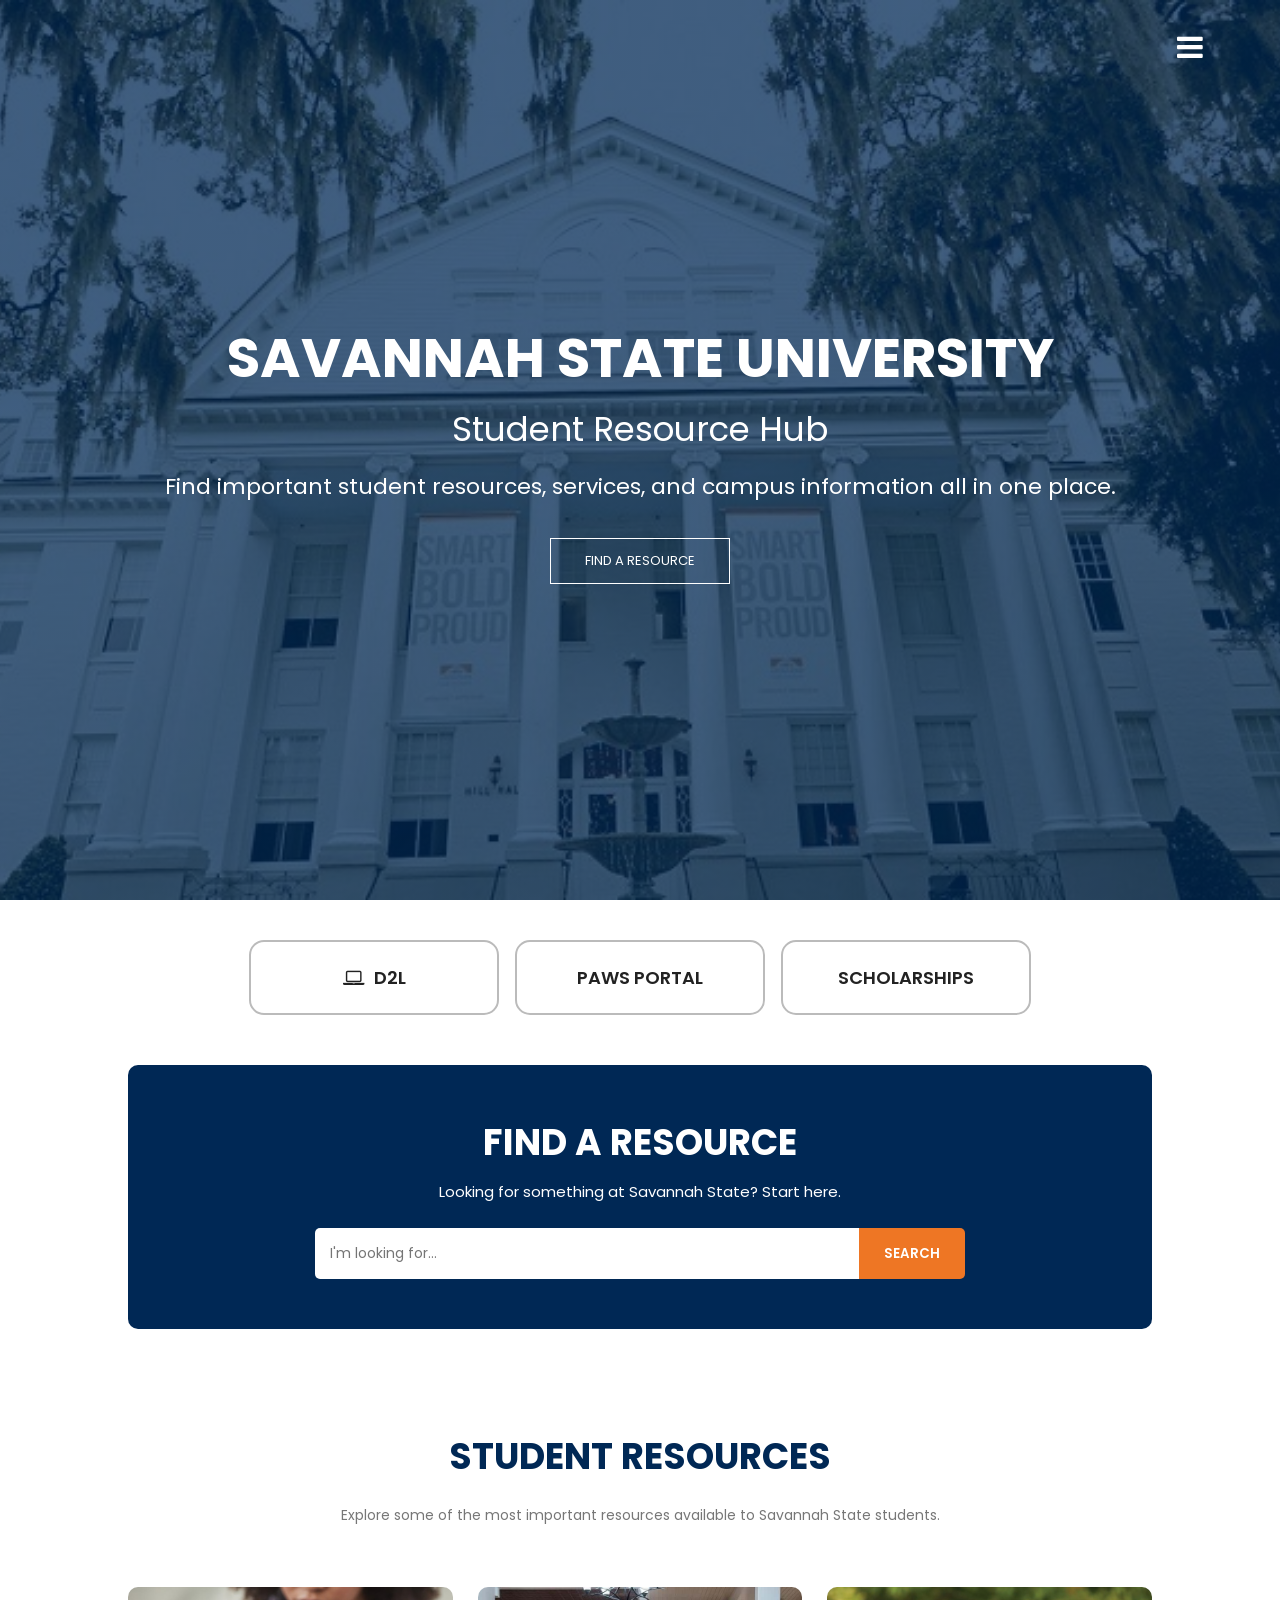
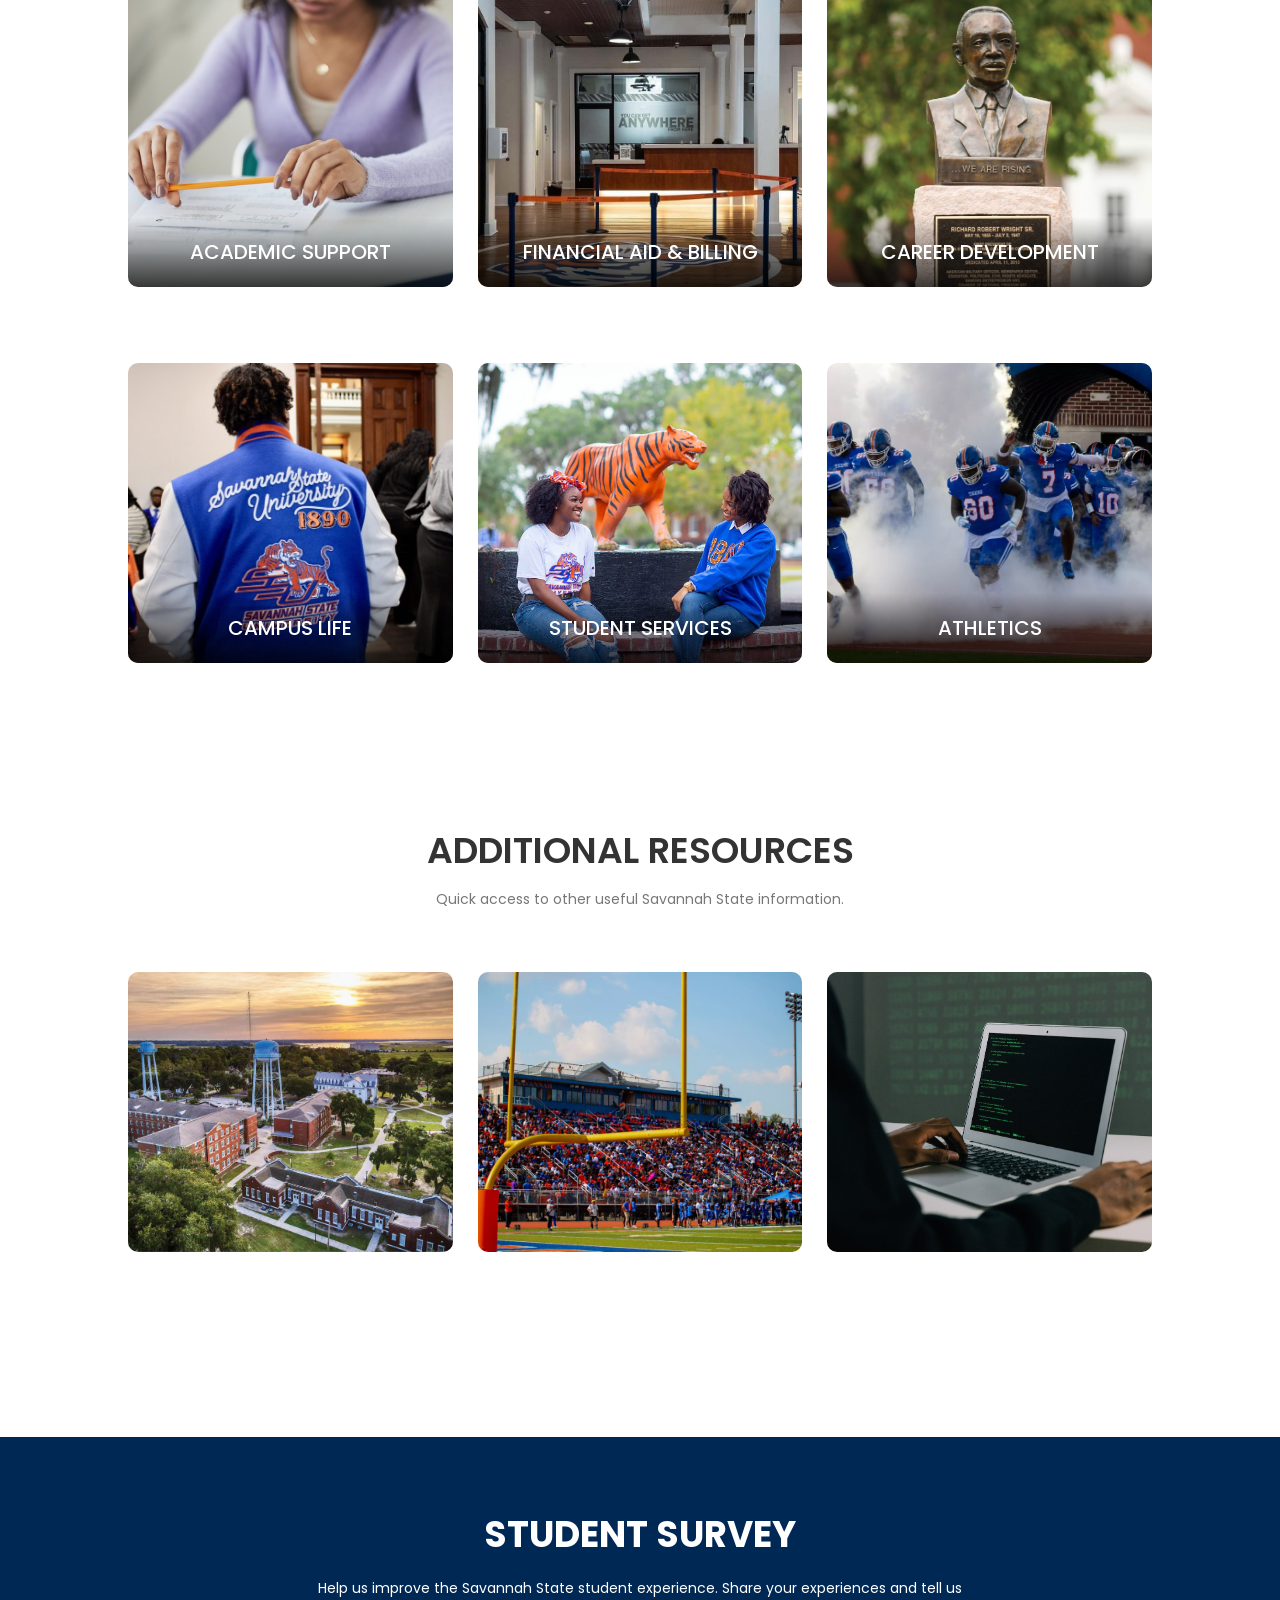
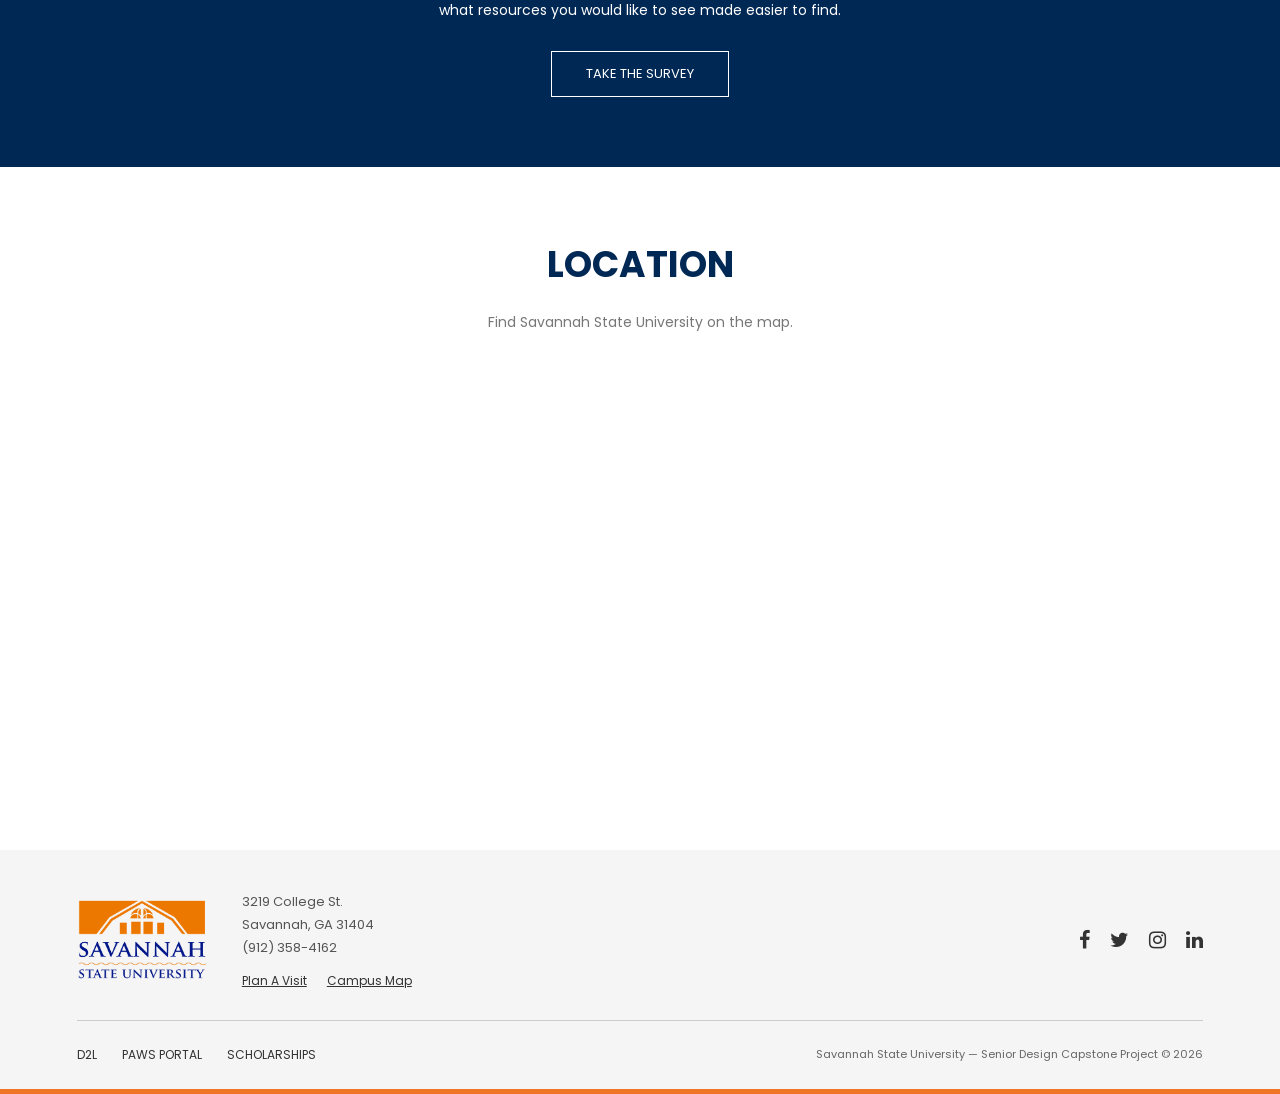
<file: index.html>
<!DOCTYPE html>
<html lang="en">

<head>
    <!-- BASIC PAGE INFORMATION -->
    <meta charset="UTF-8">
    <meta name="viewport" content="width=device-width, initial-scale=1.0">

    <!-- PAGE TITLE -->
    <title>Savannah State Student Resource Hub</title>

    <!-- GOOGLE FONT -->
    <link rel="preconnect" href="https://fonts.googleapis.com">
    <link rel="preconnect" href="https://fonts.gstatic.com" crossorigin>
    <link href="https://fonts.googleapis.com/css2?family=Poppins:wght@300;400;500;600;700&display=swap"
        rel="stylesheet">

    <!-- FONT AWESOME -->
    <link rel="stylesheet"
        href="https://stackpath.bootstrapcdn.com/font-awesome/4.7.0/css/font-awesome.min.css">

    <!-- CSS -->
    <link rel="stylesheet" href="style.css">
</head>

<body>

    <!-- HEADER -->
    <section class="header">

        <!-- NAVIGATION -->
        <nav>

            <!-- MOBILE MENU -->
            <input type="checkbox" id="menu-toggle">

            <label for="menu-toggle" class="menu-icon">
                <i class="fa fa-bars"></i>
            </label>

            <!-- NAVIGATION LINKS -->
            <div class="nav-links">

                <label for="menu-toggle" class="close-icon">
                    <i class="fa fa-times"></i>
                </label>

                <ul>
                    <li><a href="#home">HOME</a></li>
                    <li><a href="#resources">RESOURCES</a></li>
                    <li><a href="#additional-resources">ADDITIONAL RESOURCES</a></li>
                    <li><a href="#survey">SURVEY</a></li>
                    <li><a href="#location">LOCATION</a></li>
                </ul>

            </div>

        </nav>

        <!-- MAIN HEADER TEXT -->
        <div class="text-box" id="home">

            <h1>SAVANNAH STATE UNIVERSITY</h1>

            <h2>Student Resource Hub</h2>

            <p>
                Find important student resources, services, and campus information
                all in one place.
            </p>

            <!-- FIND A RESOURCE BUTTON -->
            <a href="#search" class="hero-btn">FIND A RESOURCE</a>

        </div>

    </section>


    <!-- QUICK ACCESS LINKS -->
    <div class="quick-links">

        <!-- D2L -->
        <a href="https://savstate.view.usg.edu/d2l/login"
            class="quick-btn"
            target="_blank"
            rel="noopener noreferrer">
            <i class="fa fa-laptop"></i>
            D2L
        </a>

        <!-- PAWS PORTAL -->
        <a href="https://savannahstate.edu/registrar/paws/"
            class="quick-btn"
            target="_blank"
            rel="noopener noreferrer">
            PAWS PORTAL
        </a>

        <!-- SCHOLARSHIPS -->
        <a href="https://savannahstate.edu/bursar/scholarships/"
            class="quick-btn"
            target="_blank"
            rel="noopener noreferrer">
            SCHOLARSHIPS
        </a>

    </div>


    <!-- FIND A RESOURCE -->
    <section class="search-section" id="search">

        <h1>FIND A RESOURCE</h1>

        <p>
            Looking for something at Savannah State? Start here.
        </p>

        <!-- SEARCH BOX -->
        <div class="search-box">

            <!-- SEARCH FUNCTIONALITY -->
            <input type="text" placeholder="I'm looking for...">

            <button type="button">SEARCH</button>

        </div>

    </section>


    <!-- STUDENT RESOURCES -->
    <section class="resources" id="resources">

        <h1>STUDENT RESOURCES</h1>

        <p>
            Explore some of the most important resources available to Savannah State students.
        </p>

        <!-- FIRST ROW -->
        <div class="row">

            <!-- ACADEMIC SUPPORT -->
            <div class="resource-col">

                <!-- ACADEMIC SUPPORT LINK -->
                <a href="https://savannahstate.edu/student-success/center-for-student-success/academic-support/"
                    class="resource-link"
                    target="_blank"
                    rel="noopener noreferrer">

                    <!-- IMAGE -->
                    <img src="capstoneimages/Image 5.jpg" alt="Academic Support">

                    <!-- HOVER LAYER -->
                    <div class="resource-layer">

                        <!-- RESOURCE INFORMATION -->
                        <div class="resource-text">

                            <h3>ACADEMIC SUPPORT</h3>

                            <p>
                                Tutoring<br>
                                Library Resources<br>
                                Academic Advising<br>
                                Study Resources
                            </p>

                        </div>

                    </div>

                </a>

            </div>


            <!-- FINANCIAL AID & BILLING -->
            <div class="resource-col">

                <!-- FINANCIAL AID LINK -->
                <a href="https://savannahstate.edu/financial-aid/"
                    class="resource-link"
                    target="_blank"
                    rel="noopener noreferrer">

                    <!-- IMAGE -->
                    <img src="capstoneimages/Image 4.jpg" alt="Financial Aid and Billing">

                    <!-- HOVER LAYER -->
                    <div class="resource-layer">

                        <!-- RESOURCE INFORMATION -->
                        <div class="resource-text">

                            <h3>FINANCIAL AID &amp; BILLING</h3>

                            <p>
                                FAFSA Information<br>
                                Scholarships<br>
                                Financial Aid<br>
                                Emergency Financial Resources<br>
                                Billing Information
                            </p>

                        </div>

                    </div>

                </a>

            </div>


            <!-- CAREER DEVELOPMENT -->
            <div class="resource-col">

                <!-- CAREER DEVELOPMENT LINK -->
                <a href="https://savannahstate.edu/career-services/"
                    class="resource-link"
                    target="_blank"
                    rel="noopener noreferrer">

                    <!-- IMAGE -->
                    <img src="capstoneimages/Image 1.jpg" alt="Career Development">

                    <!-- HOVER LAYER -->
                    <div class="resource-layer">

                        <!-- RESOURCE INFORMATION -->
                        <div class="resource-text">

                            <h3>CAREER DEVELOPMENT</h3>

                            <p>
                                Career Services<br>
                                Resume Resources<br>
                                Internship Resources<br>
                                Job Boards<br>
                                Interview Preparation
                            </p>

                        </div>

                    </div>

                </a>

            </div>

        </div>


        <!-- SECOND ROW -->
        <div class="row">

            <!-- CAMPUS LIFE -->
            <div class="resource-col">

                <!-- CAMPUS LIFE LINK -->
                <a href="https://savannahstate.edu/campus-life/"
                    class="resource-link"
                    target="_blank"
                    rel="noopener noreferrer">

                    <!-- IMAGE -->
                    <img src="capstoneimages/Image 7.jpg" alt="Campus Life">

                    <!-- HOVER LAYER -->
                    <div class="resource-layer">

                        <!-- RESOURCE INFORMATION -->
                        <div class="resource-text">

                            <h3>CAMPUS LIFE</h3>

                            <p>
                                Clubs &amp; Organizations<br>
                                Events<br>
                                Student Activities<br>
                                Campus Locations<br>
                                Campus Engagement
                            </p>

                        </div>

                    </div>

                </a>

            </div>


            <!-- STUDENT SERVICES -->
            <div class="resource-col">

                <!-- STUDENT SERVICES LINK -->
                <a href="https://savannahstate.edu/student-services/"
                    class="resource-link"
                    target="_blank"
                    rel="noopener noreferrer">

                    <!-- IMAGE -->
                    <img src="capstoneimages/Image 11.jpg" alt="Student Services">

                    <!-- HOVER LAYER -->
                    <div class="resource-layer">

                        <!-- RESOURCE INFORMATION -->
                        <div class="resource-text">

                            <h3>STUDENT SERVICES</h3>

                            <p>
                                Counseling &amp; Wellness<br>
                                Transportation<br>
                                Student Support<br>
                                Campus Services<br>
                                Student Organizations
                            </p>

                        </div>

                    </div>

                </a>

            </div>


            <!-- ATHLETICS -->
            <div class="resource-col">

                <!-- ATHLETICS LINK -->
                <a href="https://ssuathletics.com/"
                    class="resource-link"
                    target="_blank"
                    rel="noopener noreferrer">

                    <!-- IMAGE -->
                    <img src="capstoneimages/Image 10.jpg" alt="Athletics">

                    <!-- HOVER LAYER -->
                    <div class="resource-layer">

                        <!-- RESOURCE INFORMATION -->
                        <div class="resource-text">

                            <h3>ATHLETICS</h3>

                            <p>
                                Sports<br>
                                Teams<br>
                                Schedules<br>
                                Tickets<br>
                                Athletics Information
                            </p>

                        </div>

                    </div>

                </a>

            </div>

        </div>

    </section>


    <!-- ADDITIONAL RESOURCES -->
    <section class="additional-resources" id="additional-resources">

        <h1>ADDITIONAL RESOURCES</h1>

        <p>
            Quick access to other useful Savannah State information.
        </p>

        <div class="row">

            <!-- TIMES / LOCATIONS -->
            <div class="campus-col">

                <a href="times-location.html"
                    class="campus-link"
                    target="_blank"
                    rel="noopener noreferrer">

                    <img src="capstoneimages/Image.jpg" alt="Times and Locations">

                    <div class="layer">

                        <h3>TIMES / LOCATIONS</h3>

                        <p>
                            Campus hours, office locations, resource locations,
                            and important times.
                        </p>

                    </div>

                </a>

            </div>


            <!-- CALENDAR -->
            <div class="campus-col">

                <a href="https://savannahstate.edu/academic-affairs/calendars/"
                    class="campus-link"
                    target="_blank"
                    rel="noopener noreferrer">

                    <img src="capstoneimages/Image 9.jpg" alt="Campus Calendar">

                    <div class="layer">

                        <h3>CALENDAR</h3>

                        <p>
                            Keep up with campus events, important dates,
                            activities, and deadlines.
                        </p>

                    </div>

                </a>

            </div>


            <!-- TECHNOLOGY -->
            <div class="campus-col">

                <a href="https://savannahstate.edu/information-technology/"
                    class="campus-link"
                    target="_blank"
                    rel="noopener noreferrer">

                    <img src="capstoneimages/Image 2.jpg" alt="Technology Resources">

                    <div class="layer">

                        <h3>TECHNOLOGY</h3>

                        <p>
                            Technology resources, student systems, computer access,
                            and helpful technology information.
                        </p>

                    </div>

                </a>

            </div>

        </div>

    </section>


    <!-- STUDENT SURVEY -->
    <section class="survey" id="survey">

        <h1>STUDENT SURVEY</h1>

        <p>
            Help us improve the Savannah State student experience.
            Share your experiences and tell us what resources you would
            like to see made easier to find.
        </p>

        <!-- SURVEY LINK -->
        <a href="https://forms.gle/aEXQV6WZ9AZuHG9Q9"
            class="hero-btn survey-btn"
            target="_blank"
            rel="noopener noreferrer">
            TAKE THE SURVEY
        </a>

    </section>


    <!-- LOCATION MAP -->
    <section class="location" id="location">

        <h1>LOCATION</h1>

        <p>
            Find Savannah State University on the map.
        </p>

        <!-- GOOGLE MAP -->
        <div class="map">

            <iframe
                src="https://www.google.com/maps?q=Savannah%20State%20University&output=embed"
                allowfullscreen=""
                loading="lazy">
            </iframe>

        </div>

    </section>


    <!-- FOOTER -->
    <footer>

        <!-- FOOTER TOP -->
        <div class="footer-top">

            <!-- UNIVERSITY LOGO -->
            <div class="footer-logo">
                <img src="capstoneimages/savannah_state_logo-400.webp"
                    alt="Savannah State University">
            </div>

            <!-- CONTACT INFORMATION -->
            <div class="footer-address">

                <p>
                    3219 College St.<br>
                    Savannah, GA 31404<br>
                    (912) 358-4162
                </p>

                <!-- CAMPUS LINKS -->
                <div class="footer-sublinks">

                    <a href="https://futuretiger.savannahstate.edu/portal/admisevents"
                        target="_blank"
                        rel="noopener noreferrer">Plan A Visit</a>

                    <a href="https://savannahstate.edu/wp-content/uploads/2025/07/ssu_campus-map-colored-digital.pdf"
                        target="_blank"
                        rel="noopener noreferrer">Campus Map</a>

                </div>

            </div>

            
        <!-- SOCIAL MEDIA -->
        <div class="footer-social">
            <a href="https://www.facebook.com/savannahstate" aria-label="Facebook">
                <i class="fa fa-facebook"></i>
            </a>

            <a href="https://x.com/savannahstate" aria-label="Twitter">
                <i class="fa fa-twitter"></i>
            </a>

            <a href="https://www.instagram.com/savannahstate/" aria-label="Instagram">
                <i class="fa fa-instagram"></i>
            </a>

            <a href="https://www.linkedin.com/school/savannah-state-university/" aria-label="LinkedIn">
                <i class="fa fa-linkedin"></i>
                
                </a>

            </div>

        </div>


        <!-- FOOTER BOTTOM -->
        <div class="footer-bottom">

            <!-- STUDENT LINKS -->
            <div class="footer-links">

                <!-- D2L -->
                <a href="https://savstate.view.usg.edu/d2l/login"
                    target="_blank"
                    rel="noopener noreferrer">D2L</a>

                <!-- PAWS PORTAL -->
                <a href="https://savannahstate.edu/registrar/paws/"
                    target="_blank"
                    rel="noopener noreferrer">PAWS PORTAL</a>

                <!-- SCHOLARSHIPS -->
                <a href="https://savannahstate.edu/bursar/scholarships/"
                    target="_blank"
                    rel="noopener noreferrer">SCHOLARSHIPS</a>

            </div>

            <!-- COPYRIGHT -->
            <div class="footer-copyright">
                <p>
                    Savannah State University — Senior Design Capstone Project &copy; 2026
                </p>
            </div>

        </div>

    </footer>

</body>
</html>
</file>
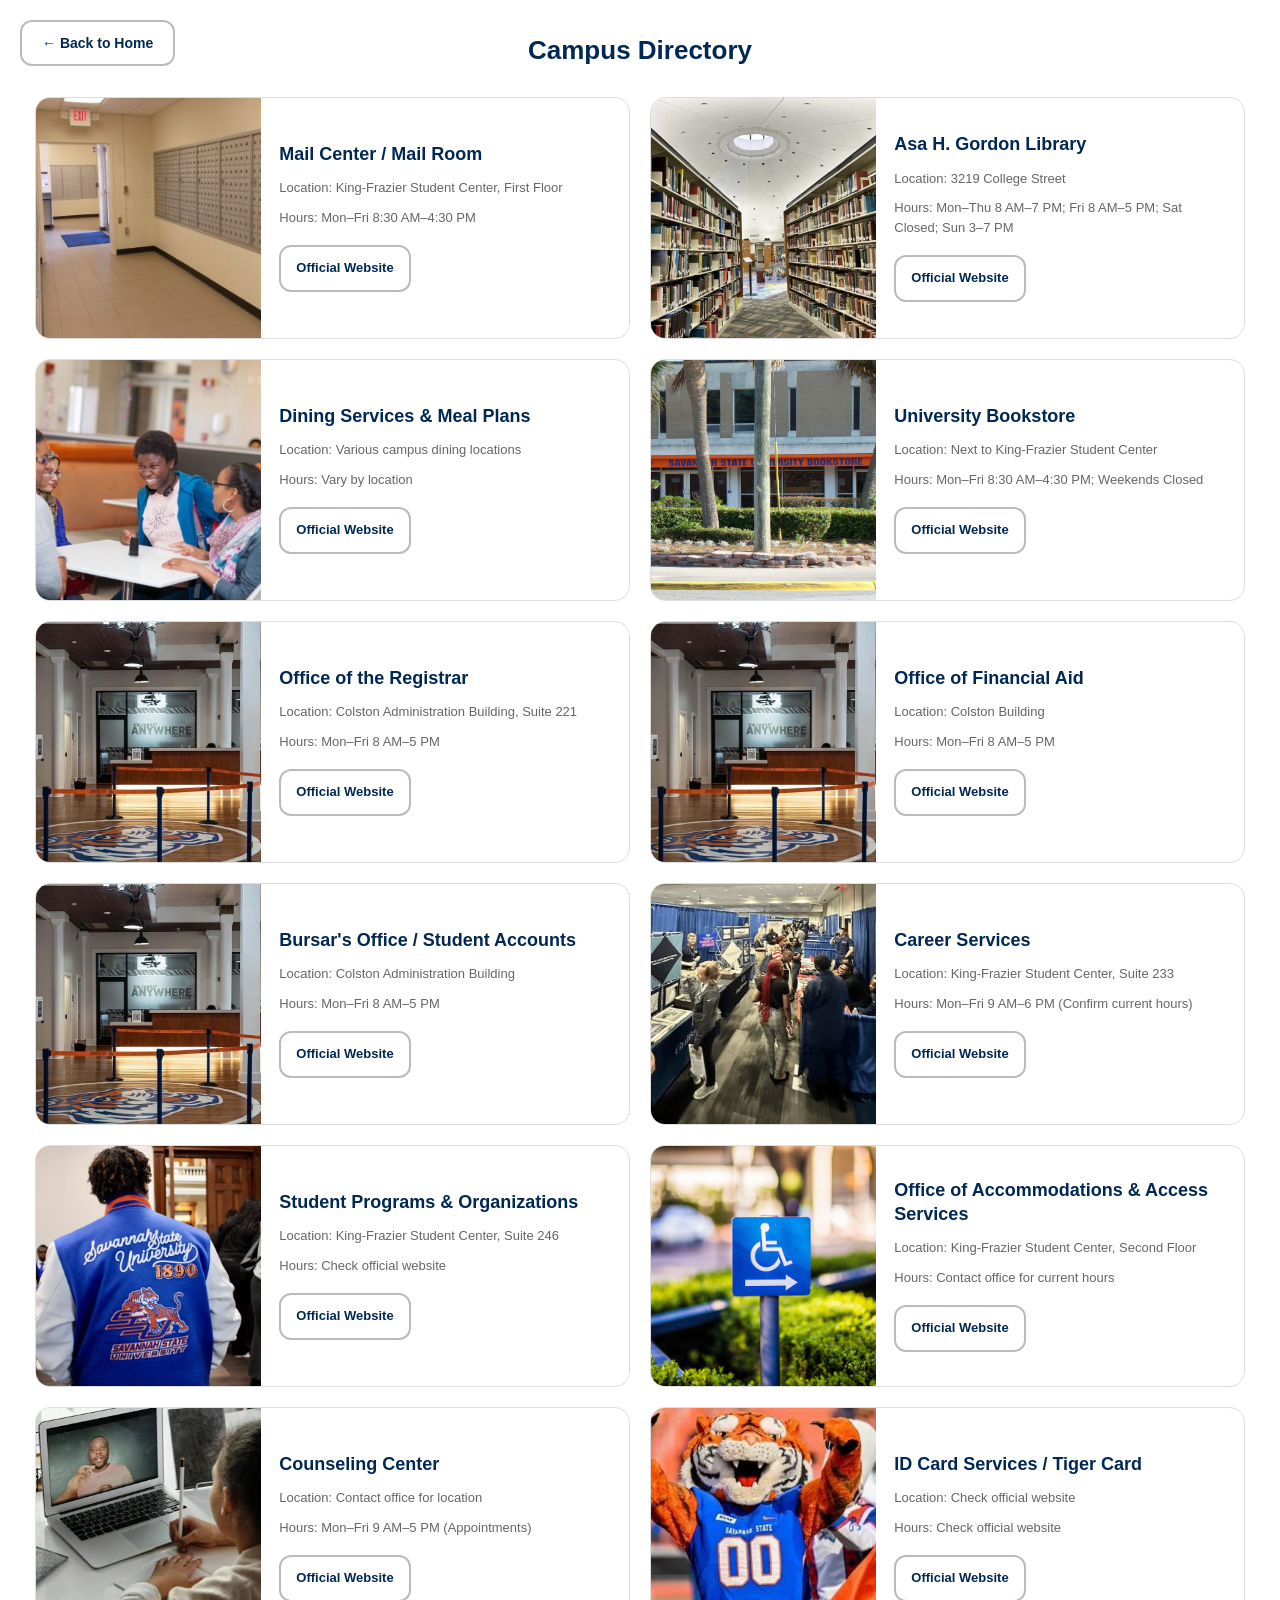
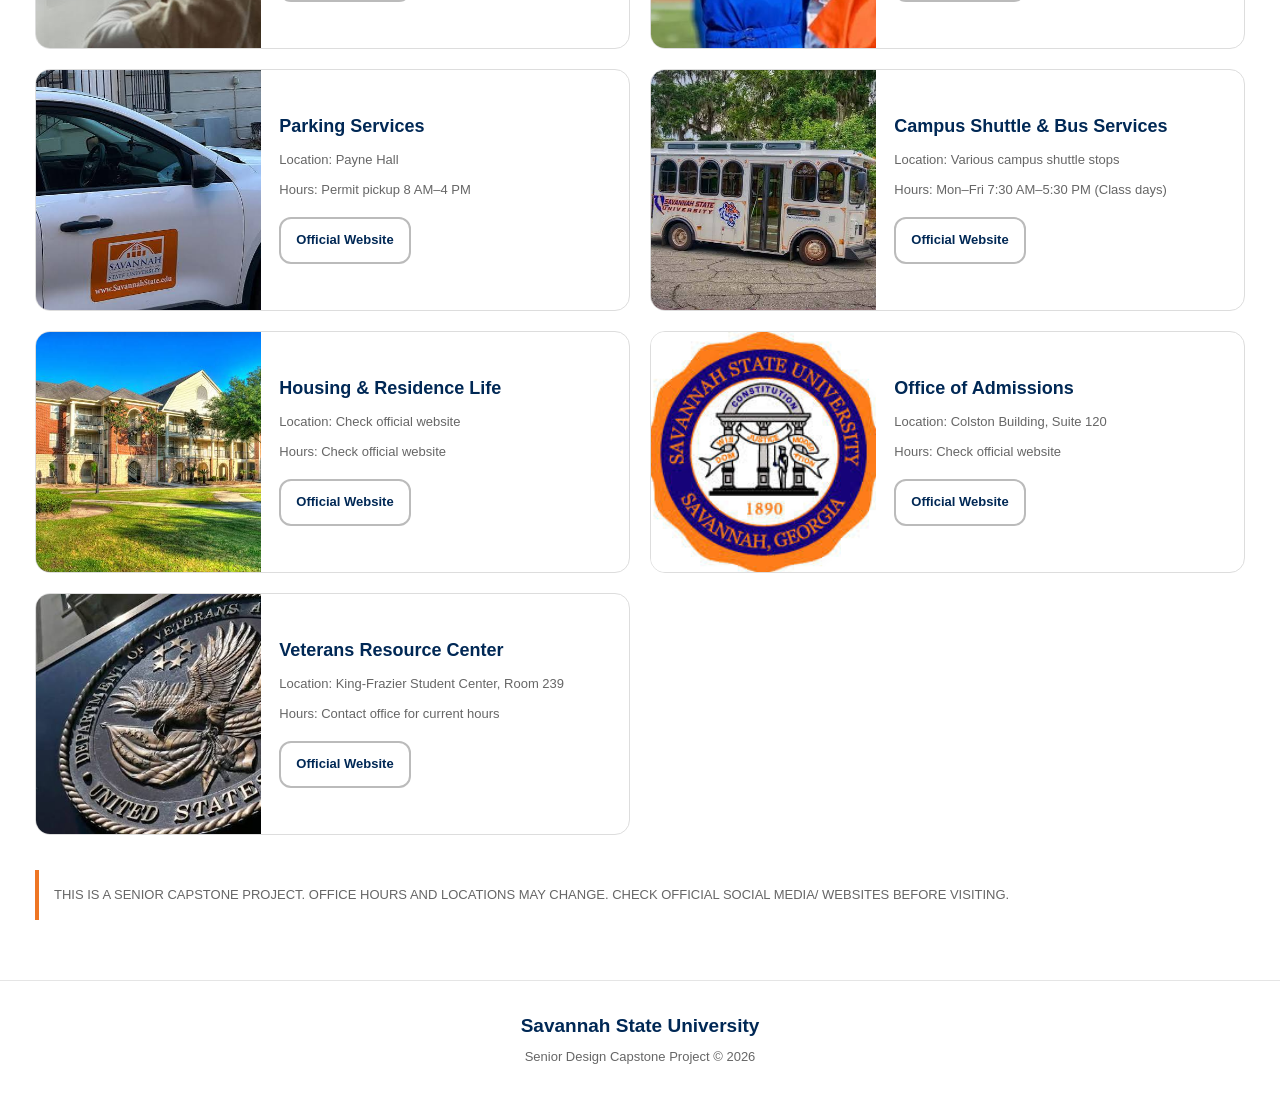
<file: times-location.html>
<!DOCTYPE html>
<html lang="en">

<head>
    <meta charset="UTF-8">
    <meta name="viewport" content="width=device-width, initial-scale=1.0">

    <title>Campus Times & Locations</title>

    <!-- CSS -->
    <link rel="stylesheet" href="times-location.css">
</head>

<body>

    <!-- BACK TO HOME -->
    <div class="back-home">
        <a href="index.html" class="back-link">← Back to Home</a>
    </div>

    <!-- CAMPUS DIRECTORY -->
    <main class="directory">

        <h1 class="section-title">Campus Directory</h1>

        <div class="resource-grid">

            <!-- MAIL CENTER -->
            <article class="directory-card">
                <img src="capstoneimages/ssu-mail-service-post-boxes.jpg" alt="Mail Center">

                <div class="card-info">
                    <h3>Mail Center / Mail Room</h3>

                    <p>Location: King-Frazier Student Center,
                       First Floor</p>
                    <p>Hours: Mon–Fri 8:30 AM–4:30 PM</p>

                    <a href="https://savannahstate.edu/student-services/mail/"
                       target="_blank"
                       rel="noopener noreferrer">Official Website</a>
                </div>
            </article>


            <!-- LIBRARY -->
            <article class="directory-card">
                <img src="capstoneimages/savlibrart.jpg" alt="Library">

                <div class="card-info">
                    <h3>Asa H. Gordon Library</h3>

                    <p>Location: 3219 College Street</p>
                    <p>Hours: Mon–Thu 8 AM–7 PM;
                       Fri 8 AM–5 PM;
                       Sat Closed; Sun 3–7 PM</p>

                    <a href="https://savannahstate.edu/library/"
                       target="_blank"
                       rel="noopener noreferrer">Official Website</a>
                </div>
            </article>


            <!-- DINING SERVICES -->
            <article class="directory-card">
                <img src="capstoneimages/sav_dininghall.jpg" alt="Dining Services">

                <div class="card-info">
                    <h3>Dining Services &amp; Meal Plans</h3>

                    <p>Location: Various campus dining locations</p>
                    <p>Hours: Vary by location</p>

                    <a href="https://savannahstate.edu/student-services/"
                       target="_blank"
                       rel="noopener noreferrer">Official Website</a>
                </div>
            </article>


            <!-- BOOKSTORE -->
            <article class="directory-card">
                <img src="capstoneimages/ssu-bookstore-front.jpg" alt="Bookstore">

                <div class="card-info">
                    <h3>University Bookstore</h3>

                    <p>Location: Next to King-Frazier Student Center</p>
                    <p>Hours: Mon–Fri 8:30 AM–4:30 PM;
                       Weekends Closed</p>

                    <a href="https://savannahstate.edu/student-services/bookstore/"
                       target="_blank"
                       rel="noopener noreferrer">Official Website</a>
                </div>
            </article>


            <!-- REGISTRAR -->
            <article class="directory-card">
                <img src="capstoneimages/Image 4.jpg" alt="Registrar">

                <div class="card-info">
                    <h3>Office of the Registrar</h3>

                    <p>Location: Colston Administration Building,
                       Suite 221</p>
                    <p>Hours: Mon–Fri 8 AM–5 PM</p>

                    <a href="https://savannahstate.edu/registrar/contact-us/"
                       target="_blank"
                       rel="noopener noreferrer">Official Website</a>
                </div>
            </article>


            <!-- FINANCIAL AID -->
            <article class="directory-card">
                <img src="capstoneimages/Image 4.jpg" alt="Financial Aid">

                <div class="card-info">
                    <h3>Office of Financial Aid</h3>

                    <p>Location: Colston Building</p>
                    <p>Hours: Mon–Fri 8 AM–5 PM</p>

                    <a href="https://savannahstate.edu/financial-aid/contact/"
                       target="_blank"
                       rel="noopener noreferrer">Official Website</a>
                </div>
            </article>


            <!-- BURSAR -->
            <article class="directory-card">
                <img src="capstoneimages/Image 4.jpg" alt="Bursar">

                <div class="card-info">
                    <h3>Bursar's Office / Student Accounts</h3>

                    <p>Location: Colston Administration Building</p>
                    <p>Hours: Mon–Fri 8 AM–5 PM</p>

                    <a href="https://savannahstate.edu/bursar/"
                       target="_blank"
                       rel="noopener noreferrer">Official Website</a>
                </div>
            </article>


            <!-- CAREER SERVICES -->
            <article class="directory-card">
                <img src="capstoneimages/careerservice_image.jpeg" alt="Career Services">

                <div class="card-info">
                    <h3>Career Services</h3>

                    <p>Location: King-Frazier Student Center,
                       Suite 233</p>
                    <p>Hours: Mon–Fri 9 AM–6 PM
                       (Confirm current hours)</p>

                    <a href="https://savannahstate.edu/"
                       target="_blank"
                       rel="noopener noreferrer">Official Website</a>
                </div>
            </article>


            <!-- STUDENT ORGANIZATIONS -->
            <article class="directory-card">
                <img src="capstoneimages/Image 7.jpg" alt="Student Organizations">

                <div class="card-info">
                    <h3>Student Programs &amp; Organizations</h3>

                    <p>Location: King-Frazier Student Center,
                       Suite 246</p>
                    <p>Hours: Check official website</p>

                    <a href="https://savannahstate.edu/student-affairs/programs-organizations/"
                       target="_blank"
                       rel="noopener noreferrer">Official Website</a>
                </div>
            </article>


            <!-- ACCESS SERVICES -->
            <article class="directory-card">
                <img src="capstoneimages/accommodation-ssu.jpg" alt="Access Services">

                <div class="card-info">
                    <h3>Office of Accommodations &amp; Access Services</h3>

                    <p>Location: King-Frazier Student Center,
                       Second Floor</p>
                    <p>Hours: Contact office for current hours</p>

                    <a href="https://savannahstate.edu/student-affairs/office-of-accommodations-and-access-services/"
                       target="_blank"
                       rel="noopener noreferrer">Official Website</a>
                </div>
            </article>


            <!-- COUNSELING CENTER -->
            <article class="directory-card">
                <img src="capstoneimages/ssu-counseling.jpeg" alt="Counseling Center">

                <div class="card-info">
                    <h3>Counseling Center</h3>

                    <p>Location: Contact office for location</p>
                    <p>Hours: Mon–Fri 9 AM–5 PM
                       (Appointments)</p>

                    <a href="https://savannahstate.edu/student-affairs/counseling/"
                       target="_blank"
                       rel="noopener noreferrer">Official Website</a>
                </div>
            </article>


            <!-- ID CARD SERVICES -->
            <article class="directory-card">
                <img src="capstoneimages/ssu-card.jpeg" alt="ID Card Services">

                <div class="card-info">
                    <h3>ID Card Services / Tiger Card</h3>

                    <p>Location: Check official website</p>
                    <p>Hours: Check official website</p>

                    <a href="https://savannahstate.edu/student-services/id-card-services/"
                       target="_blank"
                       rel="noopener noreferrer">Official Website</a>
                </div>
            </article>


            <!-- PARKING SERVICES -->
            <article class="directory-card">
                <img src="capstoneimages/ssu-parking.jpeg" alt="Parking">

                <div class="card-info">
                    <h3>Parking Services</h3>

                    <p>Location: Payne Hall</p>
                    <p>Hours: Permit pickup 8 AM–4 PM</p>

                    <a href="https://savannahstate.edu/student-services/parking/"
                       target="_blank"
                       rel="noopener noreferrer">Official Website</a>
                </div>
            </article>


            <!-- CAMPUS SHUTTLE -->
            <article class="directory-card">
                <img src="capstoneimages/ssu-shuttle.jpeg" alt="Campus Shuttle">

                <div class="card-info">
                    <h3>Campus Shuttle &amp; Bus Services</h3>

                    <p>Location: Various campus shuttle stops</p>
                    <p>Hours: Mon–Fri 7:30 AM–5:30 PM
                       (Class days)</p>

                    <a href="https://savannahstate.edu/student-services/shuttle/"
                       target="_blank"
                       rel="noopener noreferrer">Official Website</a>
                </div>
            </article>


            <!-- HOUSING -->
            <article class="directory-card">
                <img src="capstoneimages/ssu-housing.jpeg" alt="Housing">

                <div class="card-info">
                    <h3>Housing &amp; Residence Life</h3>

                    <p>Location: Check official website</p>
                    <p>Hours: Check official website</p>

                    <a href="https://savannahstate.edu/housing/"
                       target="_blank"
                       rel="noopener noreferrer">Official Website</a>
                </div>
            </article>


            <!-- ADMISSIONS -->
            <article class="directory-card">
                <img src="capstoneimages/ssu-admin.jpeg" alt="Admissions">

                <div class="card-info">
                    <h3>Office of Admissions</h3>

                    <p>Location: Colston Building, Suite 120</p>
                    <p>Hours: Check official website</p>

                    <a href="https://savannahstate.edu/undergraduate/contact-us/"
                       target="_blank"
                       rel="noopener noreferrer">Official Website</a>
                </div>
            </article>


            <!-- VETERANS RESOURCE CENTER -->
            <article class="directory-card">
                <img src="capstoneimages/ssu-vet.jpeg" alt="Veterans Center">

                <div class="card-info">
                    <h3>Veterans Resource Center</h3>

                    <p>Location: King-Frazier Student Center,
                       Room 239</p>
                    <p>Hours: Contact office for current hours</p>

                    <a href="https://savannahstate.edu/outreach/"
                       target="_blank"
                       rel="noopener noreferrer">Official Website</a>
                </div>
            </article>

        </div>


        <!-- NOTE -->
        <p class="last-note">
            THIS IS A SENIOR CAPSTONE PROJECT. OFFICE HOURS AND LOCATIONS MAY CHANGE.
            CHECK OFFICIAL SOCIAL MEDIA/ WEBSITES BEFORE VISITING.
        </p>

    </main>


    <!-- FOOTER -->
    <footer>
        <h3>Savannah State University</h3>
        <p>Senior Design Capstone Project &copy; 2026</p>
    </footer>

</body>
</html>
</file>
<file: style.css>
* {
    margin: 0;
    padding: 0;
    font-family: 'Poppins', sans-serif;
    box-sizing: border-box;
}

html {
    scroll-behavior: smooth;
}

body {
    background: #ffffff;
    color: #333;
}

:root {
    --ssu-blue: #002855;
    --ssu-orange: #EE7624;
    --light-gray: #f5f5f5;
}


/* HEADER */

.header {
    min-height: 100vh;
    width: 100%;
    background-image:
        linear-gradient(
            rgba(0, 40, 85, 0.75),
            rgba(0, 40, 85, 0.75)
        ),
        url("capstoneimages/Image 12.jpg");

    background-position: center;
    background-size: cover;
    position: relative;
}


/* NAVIGATION */

nav {
    display: flex;
    padding: 2% 6%;
    justify-content: space-between;
    align-items: center;
    position: relative;
    z-index: 10;
}

nav img {
    width: 150px;
}


/* NAVIGATION LINKS */

.nav-links {
    position: fixed;
    top: 0;
    right: -300px;
    width: 280px;
    height: 100vh;
    background-color: var(--ssu-blue);
    padding: 30px;
    z-index: 20;
    transition: 0.5s;
    overflow-y: auto;
}

#menu-toggle:checked ~ .nav-links {
    right: 0;
}

.nav-links ul li {
    list-style: none;
    padding: 8px 12px;
}

.nav-links ul li a {
    display: block;
    color: white;
    text-decoration: none;
    padding: 12px 0;
    font-size: 14px;
    border-bottom: 1px solid rgba(255, 255, 255, 0.15);
}

.nav-links ul li a:hover {
    color: var(--ssu-orange);
}


/* MOBILE MENU */

#menu-toggle {
    display: none;
}

.menu-icon {
    display: block;
    color: white;
    font-size: 30px;
    cursor: pointer;
    margin-left: auto;
}

.close-icon {
    color: white;
    font-size: 28px;
    cursor: pointer;
    display: block;
    text-align: right;
    margin-bottom: 25px;
}


/* HEADER TEXT */

.text-box {
    width: 90%;
    color: white;
    position: absolute;
    top: 50%;
    left: 50%;
    transform: translate(-50%, -50%);
    text-align: center;
}

.text-box h1 {
    font-size: 55px;
    font-weight: 700;
}

.text-box h2 {
    font-size: 34px;
    font-weight: 400;
    margin-top: 5px;
}

.text-box p {
    font-size: 22px;
    margin: 15px 0 35px;
    color: white;
}


/* HEADER BUTTON */

.hero-btn {
    display: inline-block;
    text-decoration: none;
    color: white;
    border: 1px solid white;
    padding: 12px 34px;
    font-size: 13px;
    background: transparent;
    cursor: pointer;
    transition: 0.5s;
}

.hero-btn:hover {
    border: 1px solid var(--ssu-orange);
    background: var(--ssu-orange);
}


/* QUICK ACCESS LINKS */

.quick-links {
    display: flex;
    justify-content: center;
    gap: 16px;
    flex-wrap: wrap;
    margin: 40px auto;
    padding: 0 20px;
}


/* QUICK ACCESS BUTTONS */

.quick-btn {
    display: flex;
    justify-content: center;
    align-items: center;
    gap: 10px;
    width: 250px;
    min-height: 75px;
    padding: 15px 20px;
    background: transparent;
    border: 2px solid #bbbbbb;
    border-radius: 15px;
    color: #222222;
    text-decoration: none;
    font-size: 18px;
    font-weight: 600;
    text-align: center;
    transition: 0.3s;
}


/* BUTTON ICONS */

.quick-btn i {
    font-size: 20px;
}


/* BUTTON HOVER */

.quick-btn:hover,
.quick-btn:focus-visible {
    background: var(--ssu-orange);
    border-color: var(--ssu-orange);
    color: white;
}


/* FIND A RESOURCE */

.search-section {
    width: 80%;
    margin: 50px auto;
    padding: 50px 30px;
    background-color: var(--ssu-blue);
    border-radius: 10px;
    text-align: center;
}

.search-section h1 {
    color: white;
    font-size: 36px;
    margin-bottom: 10px;
}

.search-section p {
    color: white;
    font-size: 15px;
    margin-bottom: 25px;
}


/* SEARCH BOX */

.search-box {
    width: 80%;
    max-width: 650px;
    margin: auto;
    display: flex;
}

.search-box input {
    flex: 1;
    min-width: 0;
    padding: 15px;
    border: none;
    outline: none;
    font-size: 14px;
    border-radius: 5px 0 0 5px;
}

.search-box button {
    padding: 15px 25px;
    border: none;
    background-color: var(--ssu-orange);
    color: white;
    font-weight: 600;
    cursor: pointer;
    border-radius: 0 5px 5px 0;
}

.search-box button:hover {
    background-color: #d95f12;
}


/* STUDENT RESOURCES */

.resources {
    width: 80%;
    margin: auto;
    text-align: center;
    padding: 50px 0;
}

.resources h1 {
    color: var(--ssu-blue);
    font-size: 36px;
    margin-bottom: 10px;
}

.resources > p {
    color: #777;
    font-size: 14px;
    line-height: 22px;
    padding: 10px;
}


/* ROW */

.row {
    display: flex;
    justify-content: space-between;
    gap: 25px;
    margin-top: 5%;
    margin-bottom: 25px;
}


/* MAIN RESOURCE CARDS */

.resource-col {
    flex: 1;
    height: 300px;
    border-radius: 10px;
    margin-bottom: 25px;
    position: relative;
    overflow: hidden;
    cursor: pointer;
}


/* RESOURCE LINKS */

.resource-link {
    display: block;
    width: 100%;
    height: 100%;
    text-decoration: none;
}


/* RESOURCE IMAGES */

.resource-col img {
    width: 100%;
    height: 100%;
    object-fit: cover;
    display: block;
    transition: 0.5s;
}

.resource-col:hover img {
    transform: scale(1.05);
}


/* RESOURCE HOVER LAYER */

.resource-layer {
    background: transparent;
    height: 100%;
    width: 100%;
    position: absolute;
    top: 0;
    left: 0;
    transition: 0.5s;
}

.resource-col:hover .resource-layer,
.resource-col:focus-within .resource-layer {
    background: rgba(0, 40, 85, 0.45);
}


/* RESOURCE TEXT */

.resource-text {
    width: 100%;
    position: absolute;
    bottom: 0;
    left: 0;
    padding: 20px;
    color: white;
    text-align: center;
    background: linear-gradient(
        transparent,
        rgba(0, 0, 0, 0.75)
    );
    transition: 0.3s;
}

.resource-text h3 {
    color: white;
    font-size: 20px;
    font-weight: 500;
    margin-bottom: 0;
}

.resource-text p {
    color: white;
    font-size: 12px;
    line-height: 21px;
    margin-top: 10px;
    display: none;
}


/* RESOURCE HOVER */

.resource-col:hover .resource-text p,
.resource-col:focus-within .resource-text p {
    display: block;
}

.resource-col:hover .resource-text {
    bottom: 0;
}


/* ADDITIONAL RESOURCES */

.additional-resources {
    width: 80%;
    margin: auto;
    text-align: center;
    padding: 60px 0 80px;
}

.additional-resources h1 {
    font-size: 36px;
    font-weight: 600;
    color: #333;
}

.additional-resources > p {
    color: #777;
    font-size: 14px;
    line-height: 22px;
    padding: 10px;
}


/* ADDITIONAL RESOURCE CARDS */

.campus-col {
    flex-basis: 32%;
    border-radius: 10px;
    margin-bottom: 30px;
    position: relative;
    overflow: hidden;
}

.campus-col img {
    width: 100%;
    height: 280px;
    object-fit: cover;
    display: block;
}


/* ADDITIONAL RESOURCE LAYER */

.layer {
    background: transparent;
    height: 100%;
    width: 100%;
    position: absolute;
    top: 0;
    left: 0;
    transition: 0.5s;
}

.layer:hover {
    background: rgba(238, 118, 36, 0.78);
}


/* ADDITIONAL RESOURCE TEXT */

.layer h3 {
    width: 100%;
    font-weight: 500;
    color: white;
    font-size: 25px;
    bottom: -80px;
    left: 50%;
    transform: translateX(-50%);
    position: absolute;
    opacity: 0;
    transition: 0.5s;
}

.layer p {
    width: 85%;
    color: white;
    font-size: 12px;
    line-height: 20px;
    bottom: -130px;
    left: 50%;
    transform: translateX(-50%);
    position: absolute;
    opacity: 0;
    transition: 0.5s;
}

.layer:hover h3 {
    bottom: 48%;
    opacity: 1;
}

.layer:hover p {
    bottom: 27%;
    opacity: 1;
}


/* STUDENT SURVEY */

.survey {
    width: 100%;
    margin-top: 50px;
    padding: 70px 20px;
    background-color: var(--ssu-blue);
    color: white;
    text-align: center;
}

.survey h1 {
    color: white;
    font-size: 36px;
    margin-bottom: 15px;
}

.survey p {
    max-width: 650px;
    margin: 0 auto 25px;
    color: white;
    font-size: 14px;
    line-height: 22px;
}

.survey-btn {
    margin-top: 5px;
}


/* LOCATION */

.location {
    width: 80%;
    margin: auto;
    text-align: center;
    padding: 70px 0;
}

.location h1 {
    color: var(--ssu-blue);
    font-size: 36px;
    margin-bottom: 10px;
}

.location > p {
    color: #777;
    font-size: 14px;
    padding: 10px;
}


/* MAP */

.map {
    width: 100%;
    margin-top: 30px;
}

.map iframe {
    width: 100%;
    height: 400px;
    border: 0;
}


/* FOOTER */

footer {
    width: 100%;
    background: var(--light-gray);
    color: #333;
    padding: 40px 6% 0;
    text-align: left;
    border-bottom: 5px solid var(--ssu-orange);
}


/* FOOTER TOP */

.footer-top {
    display: flex;
    align-items: center;
    gap: 35px;
    padding-bottom: 30px;
}


/* UNIVERSITY LOGO */

.footer-logo img {
    width: 130px;
    height: auto;
    display: block;
}


/* CONTACT INFORMATION */

.footer-address p {
    color: #555;
    font-size: 13px;
    line-height: 1.8;
    margin: 0;
}


/* CAMPUS LINKS */

.footer-sublinks {
    display: flex;
    gap: 20px;
    margin-top: 12px;
}

.footer-sublinks a {
    color: #333;
    font-size: 12px;
    text-decoration: underline;
}


/* SOCIAL MEDIA */

.footer-social {
    display: flex;
    gap: 20px;
    margin-left: auto;
}

.footer-social a {
    color: #333;
    font-size: 20px;
    text-decoration: none;
}

.footer-social a:hover {
    color: var(--ssu-orange);
}


/* FOOTER BOTTOM */

.footer-bottom {
    display: flex;
    justify-content: space-between;
    align-items: center;
    gap: 20px;
    border-top: 1px solid #ccc;
    padding: 25px 0;
}


/* STUDENT LINKS */

.footer-links {
    display: flex;
    gap: 25px;
    flex-wrap: wrap;
}

.footer-links a {
    color: #333;
    font-size: 12px;
    text-decoration: none;
}

.footer-links a:hover,
.footer-sublinks a:hover {
    color: var(--ssu-orange);
}


/* COPYRIGHT */

.footer-copyright p {
    color: #666;
    font-size: 11px;
    margin: 0;
}


/* MOBILE DESIGN */

@media (max-width: 700px) {

    /* HEADER */

    .header {
        min-height: 80vh;
    }

    .text-box h1 {
        font-size: 30px;
    }

    .text-box h2 {
        font-size: 23px;
    }

    .text-box p {
        font-size: 14px;
        margin-bottom: 25px;
    }


    /* QUICK ACCESS */

    .quick-links {
        gap: 10px;
        margin: 25px auto;
        padding: 0 15px;
    }

    .quick-btn {
        width: 100%;
        max-width: 350px;
        min-height: 60px;
        padding: 12px 15px;
        font-size: 16px;
    }

    .quick-btn i {
        font-size: 18px;
    }


    /* SEARCH */

    .search-section {
        width: 90%;
        padding: 40px 20px;
        margin: 35px auto;
    }

    .search-section h1 {
        font-size: 28px;
    }

    .search-box {
        display: block;
        width: 100%;
    }

    .search-box input {
        width: 100%;
        border-radius: 5px;
        margin-bottom: 10px;
    }

    .search-box button {
        width: 100%;
        border-radius: 5px;
    }


    /* SECTION HEADINGS */

    .resources h1,
    .additional-resources h1,
    .location h1 {
        font-size: 28px;
    }


    /* ROWS */

    .row {
        flex-direction: column;
        margin-bottom: 0;
    }

    .resources,
    .additional-resources,
    .location {
        width: 90%;
    }


    /* STUDENT RESOURCES */

    .resource-col {
        width: 100%;
        height: 280px;
        flex: none;
        margin-bottom: 25px;
    }

    .resource-text {
        bottom: 0;
        padding: 15px;
    }

    .resource-text h3 {
        font-size: 19px;
    }

    .resource-text p {
        display: block;
        font-size: 11px;
        line-height: 19px;
    }

    .resource-layer {
        background: rgba(0, 40, 85, 0.15);
    }


    /* ADDITIONAL RESOURCES */

    .campus-col {
        margin-bottom: 25px;
    }

    .campus-col img {
        height: 280px;
    }

    .layer h3 {
        font-size: 22px;
    }

    .layer p {
        font-size: 11px;
    }


    /* SURVEY */

    .survey {
        padding: 55px 20px;
    }

    .survey h1 {
        font-size: 28px;
    }

    .survey p {
        width: 100%;
        font-size: 13px;
    }


    /* LOCATION */

    .location {
        padding: 50px 0;
    }

    .map iframe {
        height: 350px;
    }


    /* FOOTER */

    footer {
        padding: 35px 20px 0;
    }

    .footer-top {
        flex-direction: column;
        align-items: flex-start;
        gap: 20px;
    }

    .footer-logo img {
        width: 110px;
    }

    .footer-social {
        margin-left: 0;
    }

    .footer-bottom {
        flex-direction: column;
        align-items: flex-start;
    }

    .footer-links {
        gap: 15px;
    }

    .footer-links a {
        font-size: 11px;
    }

}
</file>
<file: times-location.css>
/* COLORS */
:root {
    --blue: #002855;
    --orange: #EE7624;
    --gray: #666666;
    --white: #FFFFFF;
}

/* ENTIRE PAGE */
* {
    margin: 0;
    padding: 0;
    box-sizing: border-box;
}

body {
    font-family: Arial, sans-serif;
    background-color: var(--white);
    color: #222222;
    line-height: 1.6;
}

/* HEADER */
.page-header {
    background-color: var(--white);
    text-align: center;
    padding: 60px 20px 40px;
}

/* BACK TO HOME */
.back-link {
    position: absolute;
    top: 20px;
    left: 20px;
    display: inline-block;
    color: var(--blue);
    background-color: var(--white);
    border: 2px solid #bbbbbb;
    border-radius: 12px;
    padding: 10px 20px;
    font-size: 14px;
    font-weight: 600;
    text-decoration: none;
    transition: 0.3s;
}

/* BACK BUTTON HOVER */
.back-link:hover,
.back-link:focus-visible {
    background-color: var(--orange);
    border-color: var(--orange);
    color: var(--white);
}

/* UNIVERSITY NAME */
.small-title {
    color: var(--orange) !important;
    font-size: 13px;
    letter-spacing: 2px;
    margin-bottom: 10px;
}

/* PAGE TITLE */
.page-header h1 {
    color: var(--blue);
    font-size: 38px;
    margin-bottom: 10px;
}

.page-header p {
    color: var(--gray);
}

/* DIRECTORY SECTION */
.directory {
    max-width: 1250px;
    margin: auto;
    padding: 30px 20px 60px;
}

/* DIRECTORY TITLE */
.section-title {
    color: var(--blue);
    font-size: 26px;
    margin-bottom: 25px;
    text-align: center;
}

/* ALL CAMPUS LOCATIONS */
.resource-grid {
    display: grid;
    grid-template-columns: repeat(2, minmax(0, 1fr));
    gap: 20px;
    align-items: stretch;
}

/* EACH LOCATION CARD */
.directory-card {
    display: grid;
    grid-template-columns: 38% minmax(0, 1fr);
    background-color: var(--white);
    border: 1px solid #dddddd;
    border-radius: 15px;
    overflow: hidden;
    transition: 0.3s;
    min-width: 0;
}

/* CARD HOVER */
.directory-card:hover {
    box-shadow: 0 6px 20px rgba(0, 0, 0, 0.10);
}

/* LEFT SIDE PICTURE */
.directory-card img {
    width: 100%;
    height: 100%;
    min-height: 240px;
    object-fit: cover;
    display: block;
}

/* RIGHT SIDE INFORMATION */
.card-info {
    padding: 18px;
    display: flex;
    flex-direction: column;
    justify-content: center;
    min-width: 0;
}

/* LOCATION NAME */
.card-info h3 {
    color: var(--blue);
    font-size: 18px;
    line-height: 1.3;
    margin-bottom: 12px;
    overflow-wrap: anywhere;
}

/* LOCATION AND HOURS */
.card-info p {
    color: var(--gray);
    font-size: 13px;
    line-height: 1.5;
    margin-bottom: 10px;
    overflow-wrap: anywhere;
}

/* WEBSITE LINK */
.card-info a {
    display: inline-block;
    background-color: transparent;
    color: var(--blue);
    border: 2px solid #bbbbbb;
    border-radius: 12px;
    padding: 11px 15px;
    font-size: 13px;
    font-weight: 600;
    text-decoration: none;
    margin-top: 8px;
    align-self: flex-start;
    text-align: center;
    transition: 0.3s;
}

/* LINK HOVER */
.card-info a:hover,
.card-info a:focus-visible {
    background-color: var(--orange);
    border-color: var(--orange);
    color: var(--white);
}

/* BOTTOM NOTE */
.last-note {
    margin-top: 35px;
    padding: 15px;
    border-left: 4px solid var(--orange);
    color: var(--gray);
    font-size: 13px;
}

/* FOOTER */
footer {
    background-color: var(--white);
    color: var(--blue);
    text-align: center;
    padding: 30px 20px;
    border-top: 1px solid #E5E5E5;
}

footer h3 {
    font-size: 19px;
    margin-bottom: 5px;
}

footer p {
    font-size: 13px;
    color: var(--gray);
}

/* TABLET SCREEN */
@media (max-width: 900px) {

    .page-header h1 {
        font-size: 30px;
    }

    /* ONE CARD PER ROW */
    .resource-grid {
        grid-template-columns: 1fr;
    }

    /* PICTURE LEFT, INFORMATION RIGHT */
    .directory-card {
        grid-template-columns: 38% minmax(0, 1fr);
    }

    .card-info {
        padding: 20px;
    }

    .card-info h3 {
        font-size: 19px;
    }

    .card-info p {
        font-size: 14px;
    }
}

/* PHONE SCREEN */
@media (max-width: 550px) {

    .page-header {
        padding: 40px 15px;
    }

    .page-header h1 {
        font-size: 26px;
    }

    .directory {
        padding: 20px 12px 40px;
    }

    .section-title {
        font-size: 22px;
    }

    /* ONE CARD PER ROW */
    .resource-grid {
        grid-template-columns: 1fr;
        gap: 15px;
    }

    /* PICTURE LEFT, INFORMATION RIGHT */
    .directory-card {
        grid-template-columns: 34% minmax(0, 1fr);
        border-radius: 12px;
    }

    /* CARD PICTURE */
    .directory-card img {
        width: 100%;
        height: 100%;
        min-height: 230px;
        object-fit: cover;
    }

    /* CARD INFORMATION */
    .card-info {
        padding: 12px;
    }

    .card-info h3 {
        font-size: 16px;
        line-height: 1.3;
        margin-bottom: 8px;
    }

    .card-info p {
        font-size: 12px;
        line-height: 1.4;
        margin-bottom: 8px;
    }

    /* MOBILE WEBSITE BUTTON */
    .card-info a {
        width: 100%;
        padding: 10px 5px;
        font-size: 12px;
        margin-top: 5px;
    }

    footer {
        padding: 25px 15px;
    }
}
</file>
